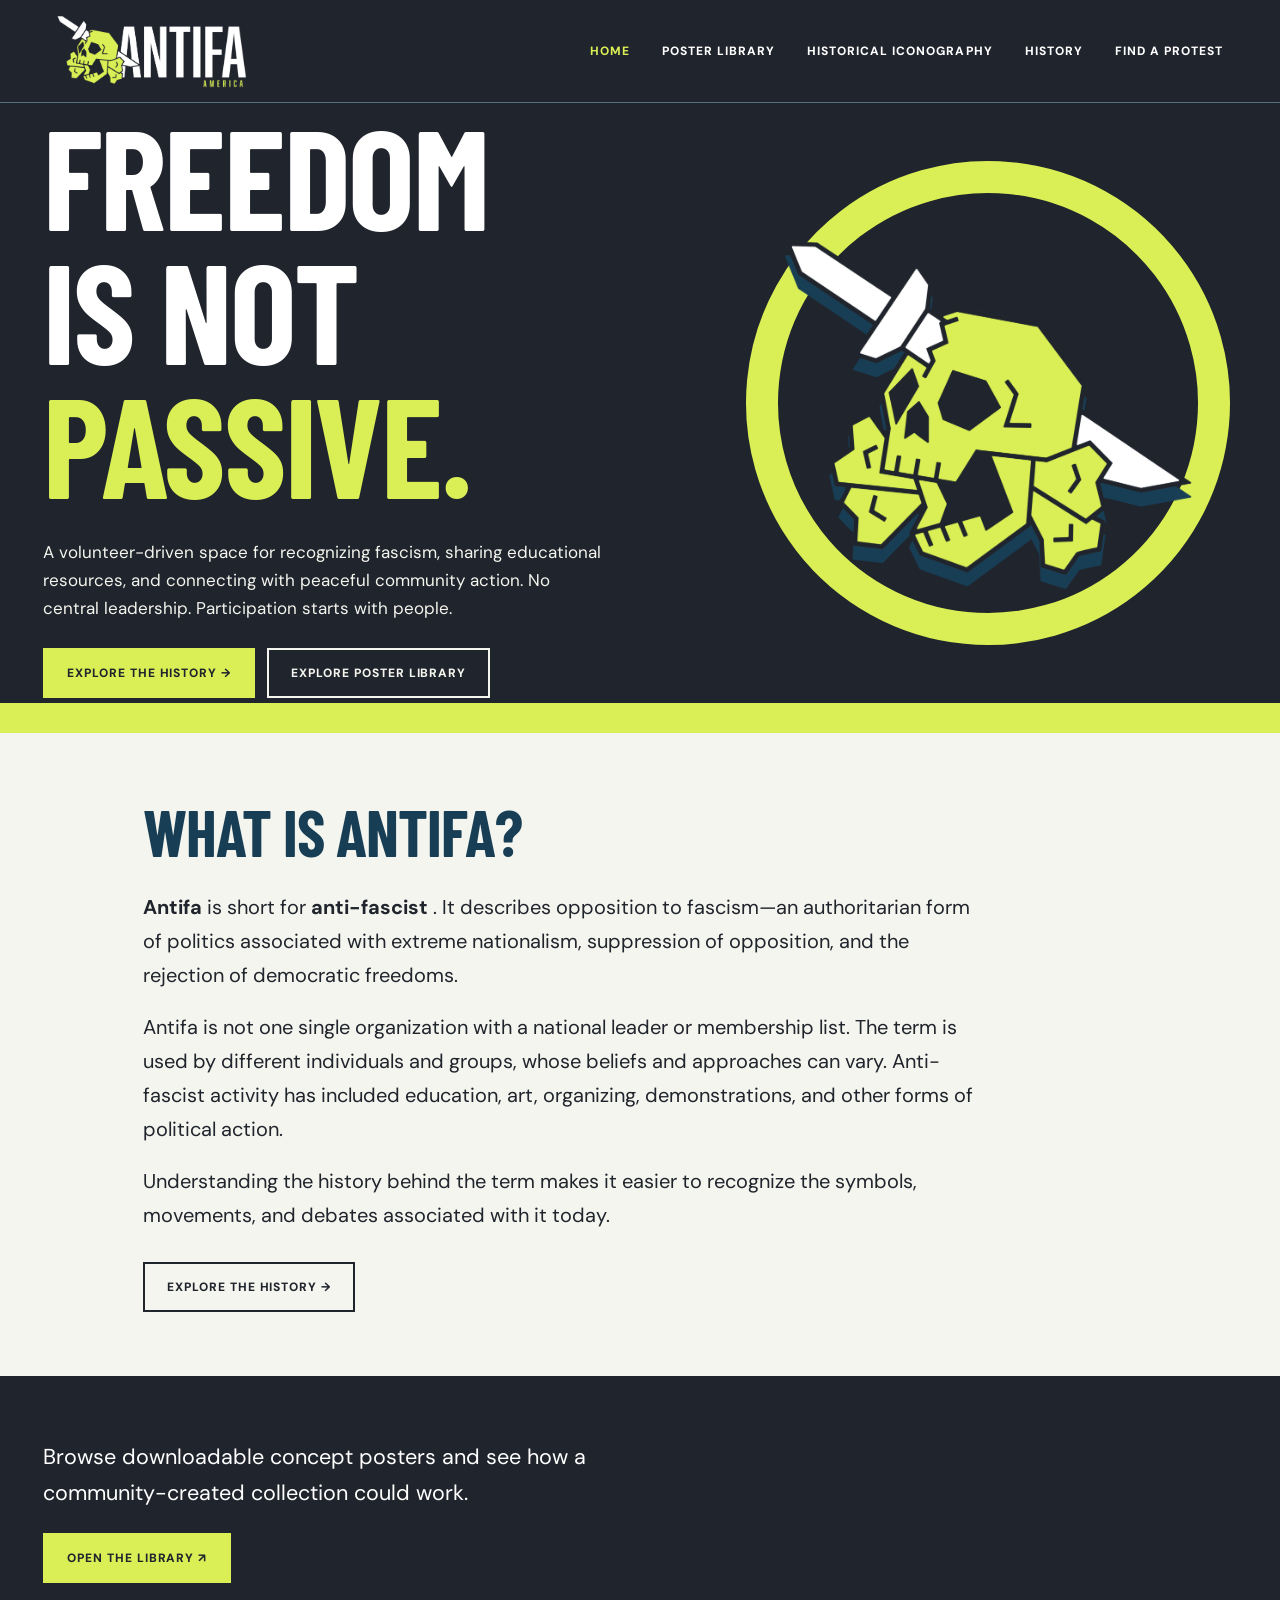
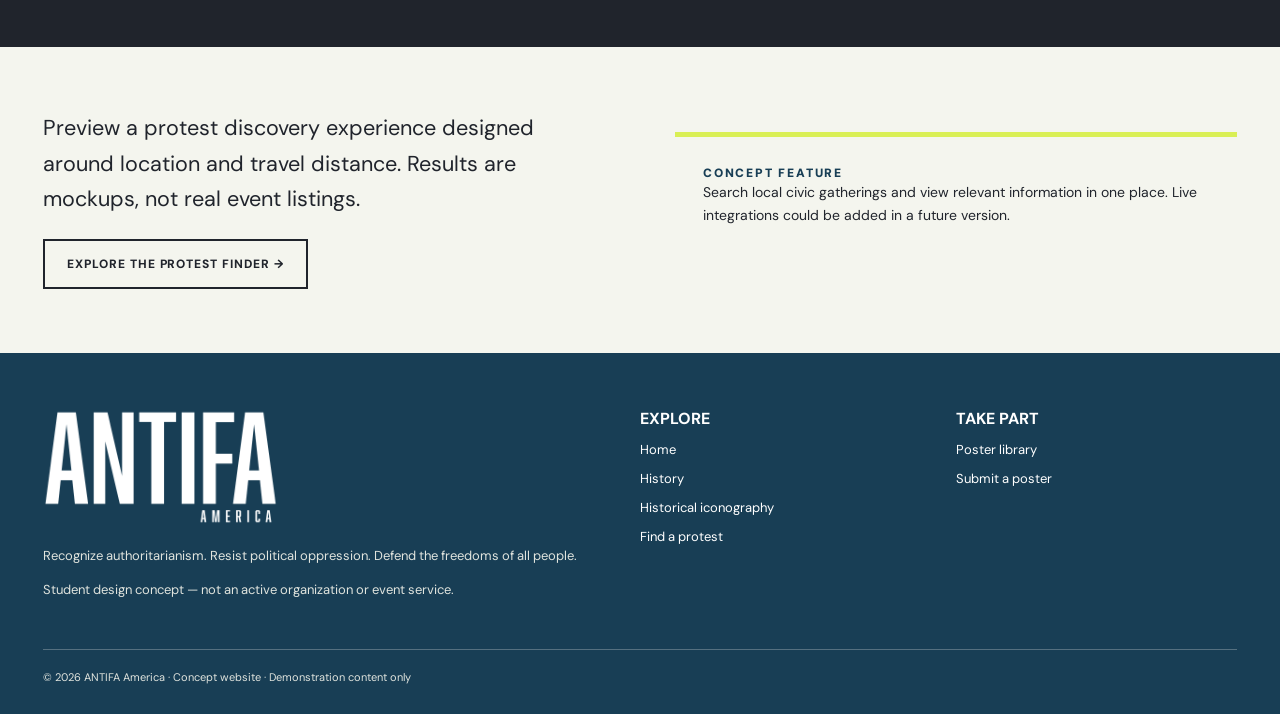
<file: projb2/index.html>
<!DOCTYPE html>
<html lang="en">
 <head>
  <meta charset="utf-8"/>
  <meta content="width=device-width,initial-scale=1" name="viewport"/>
  <meta content="ANTIFA America &mdash; a conceptual civic-awareness organization website." name="description"/>
  <title>
   Home | ANTIFA America
  </title>
  <link href="assets/logos/FinalLogo-09.png" rel="icon"/>
  <link href="style.css" rel="stylesheet"/>
  <script defer="" src="script.js">
  </script>
 </head>
 <body>
  <header class="site-header">
   <div class="header-inner">
    <a aria-label="ANTIFA America home" class="brand" href="index.html">
     <img alt="ANTIFA America" class="header-lockup" src="assets/logos/FinalLogo-03.png"/>
    </a>
    <nav aria-label="Main navigation" class="nav">
     <a class="active" href="index.html">
      Home
     </a>
     <a class="" href="gallery.html">
      Poster library
     </a>
     <a href="iconography.html">
      Historical iconography
     </a>
     <a class="" href="video.html">
      History
     </a>
     <a class="" href="packages.html">
      Find a protest
     </a>
    </nav>
   </div>
  </header>
  <main>
   <section class="hero">
    <div class="container hero-inner">
     <div>
      <h1>
       FREEDOM
       <br/>
       IS NOT
       <br/>
       <span class="red">
        PASSIVE.
       </span>
      </h1>
      <p>
       A volunteer-driven space for recognizing fascism, sharing educational resources, and connecting with peaceful community action. No central leadership. Participation starts with people.
      </p>
      <div class="actions">
       <a class="btn btn-red" href="video.html">
        Explore the history &rarr;
       </a>
       <a class="btn btn-light" href="gallery.html">
        Explore poster library
       </a>
      </div>
     </div>
     <div class="hero-art">
      <img alt="ANTIFA America lime skull and crossed swords emblem" src="assets/logos/FinalLogo-09.png"/>
     </div>
    </div>
   </section>
   <div class="ticker">
   </div>
   <section aria-label="What is antifa?" class="section">
    <div class="container antifa-explainer">
     <div class="antifa-explainer-copy">
      <h2>
       What is antifa?
      </h2>
      <p>
       <strong>
        Antifa
       </strong>
       is short for
       <strong>
        anti-fascist
       </strong>
       . It describes opposition to fascism&mdash;an authoritarian form of politics associated with extreme nationalism, suppression of opposition, and the rejection of democratic freedoms.
      </p>
      <p>
       Antifa is not one single organization with a national leader or membership list. The term is used by different individuals and groups, whose beliefs and approaches can vary. Anti-fascist activity has included education, art, organizing, demonstrations, and other forms of political action.
      </p>
      <p>
       Understanding the history behind the term makes it easier to recognize the symbols, movements, and debates associated with it today.
      </p>
      <a class="btn" href="video.html">
       Explore the history &rarr;
      </a>
     </div>
    </div>
   </section>
   <section aria-label="Poster library" class="section section-dark">
    <div class="container split">
     <div>
      <p>
       Browse downloadable concept posters and see how a community-created collection could work.
      </p>
      <a class="btn btn-red" href="gallery.html">
       Open the library &nearrow;
      </a>
     </div>
    </div>
   </section>
   <section aria-label="Find a protest" class="section">
    <div class="container split">
     <div>
      <p>
       Preview a protest discovery experience designed around location and travel distance. Results are mockups, not real event listings.
      </p>
      <a class="btn" href="packages.html">
       Explore the protest finder &rarr;
      </a>
     </div>
     <div class="feature">
      <div class="number">
       CONCEPT FEATURE
      </div>
      <p>
       Search local civic gatherings and view relevant information in one place. Live integrations could be added in a future version.
      </p>
     </div>
    </div>
   </section>
  </main>
  <footer class="footer">
   <div class="container">
    <div class="footer-inner">
     <div>
      <img alt="ANTIFA America" class="footer-wordmark" src="assets/logos/FinalLogo-06.png"/>
      <p>
       Recognize authoritarianism. Resist political oppression. Defend the freedoms of all people.
      </p>
      <p>
       Student design concept &mdash; not an active organization or event service.
      </p>
     </div>
     <div>
      <strong>
       EXPLORE
      </strong>
      <a href="index.html">
       Home
      </a>
      <a href="video.html">
       History
      </a>
      <a href="iconography.html">
       Historical iconography
      </a>
      <a href="packages.html">
       Find a protest
      </a>
     </div>
     <div>
      <strong>
       TAKE PART
      </strong>
      <a href="gallery.html">
       Poster library
      </a>
      <a href="gallery.html#upload">
       Submit a poster
      </a>
     </div>
    </div>
    <div class="footer-bottom">
     &copy; 2026 ANTIFA America &middot; Concept website &middot; Demonstration content only
    </div>
   </div>
  </footer>
 </body>
</html>
</file>
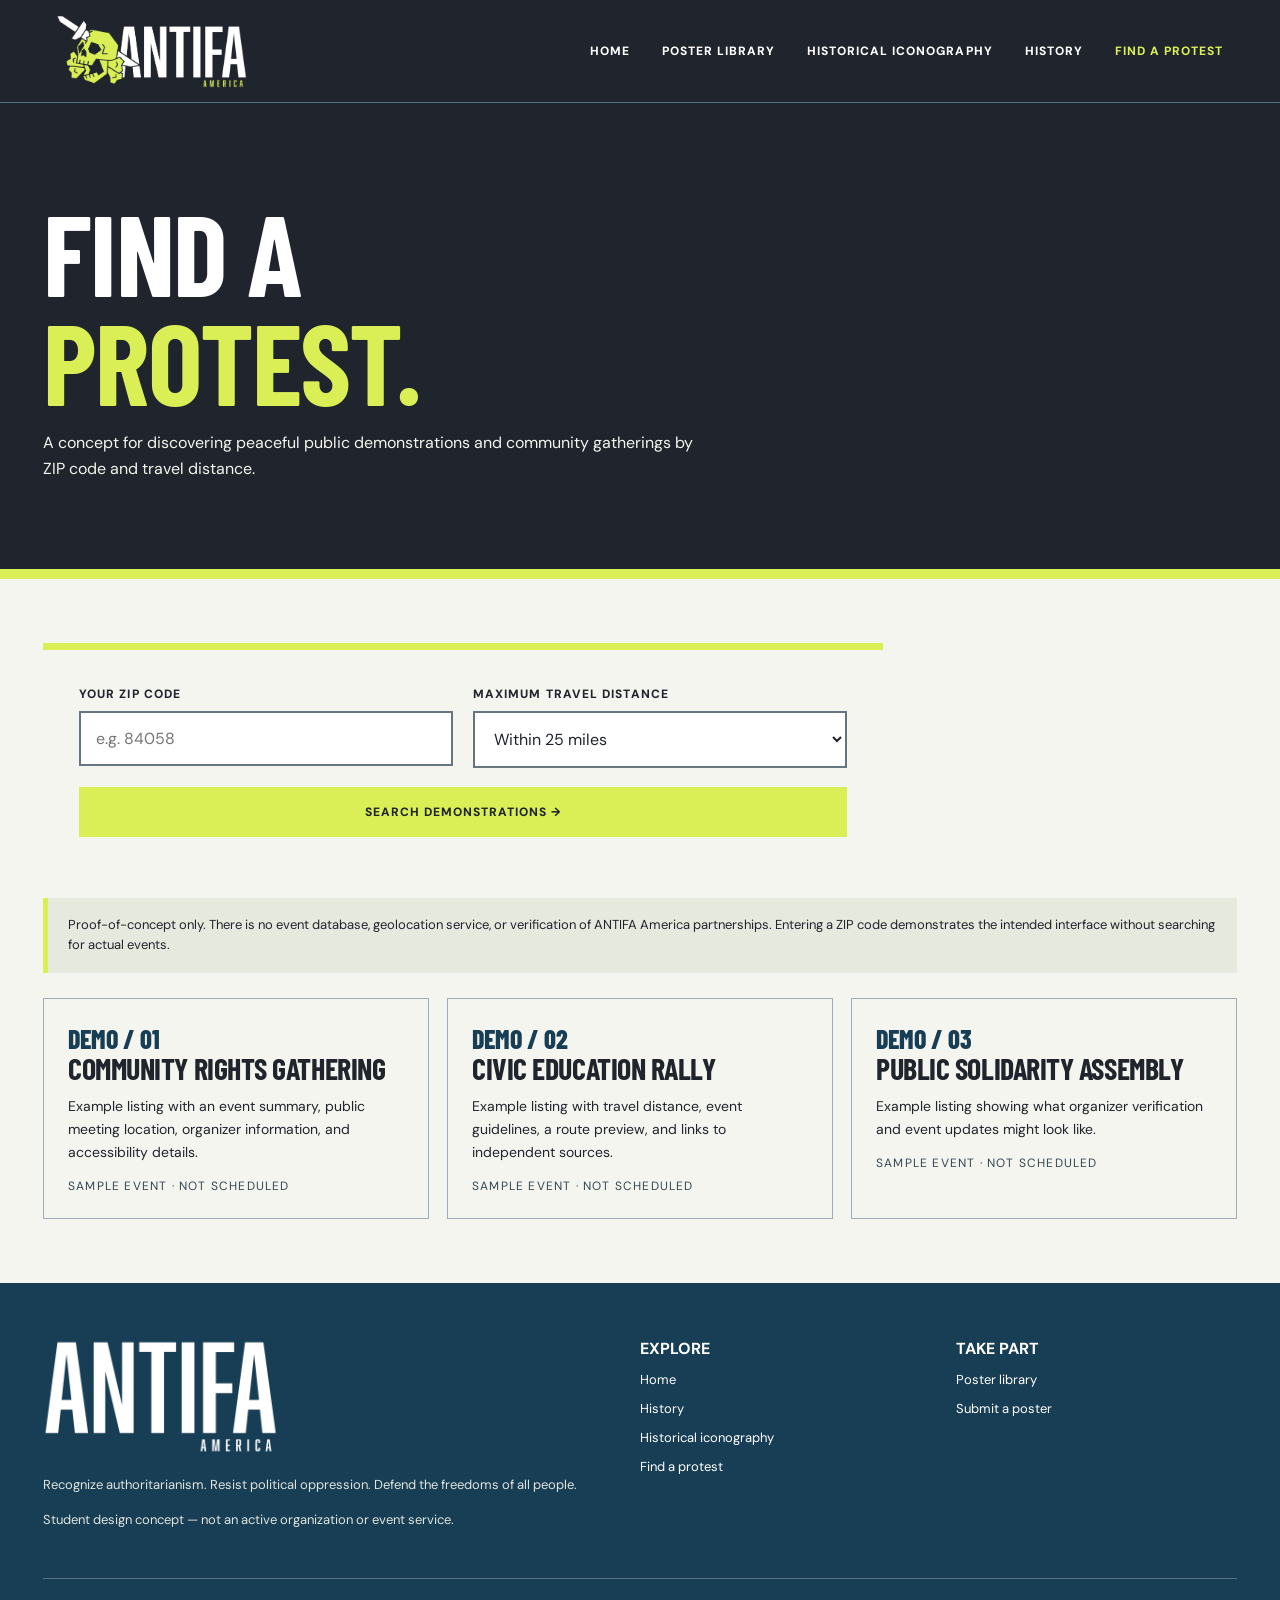
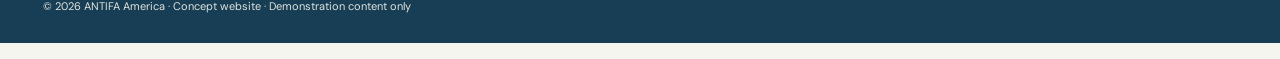
<file: projb2/contact.html>
<!DOCTYPE html>
<html lang="en">
 <head>
  <meta charset="utf-8"/>
  <meta content="width=device-width,initial-scale=1" name="viewport"/>
  <meta content="0; url=packages.html" http-equiv="refresh"/>
  <title>
   Find a protest | ANTIFA America
  </title>
 </head>
 <body>
  <p>
   Participation happens through community action.
   <a href="packages.html">
    Find a protest
   </a>
   .
  </p>
 </body>
</html>
</file>
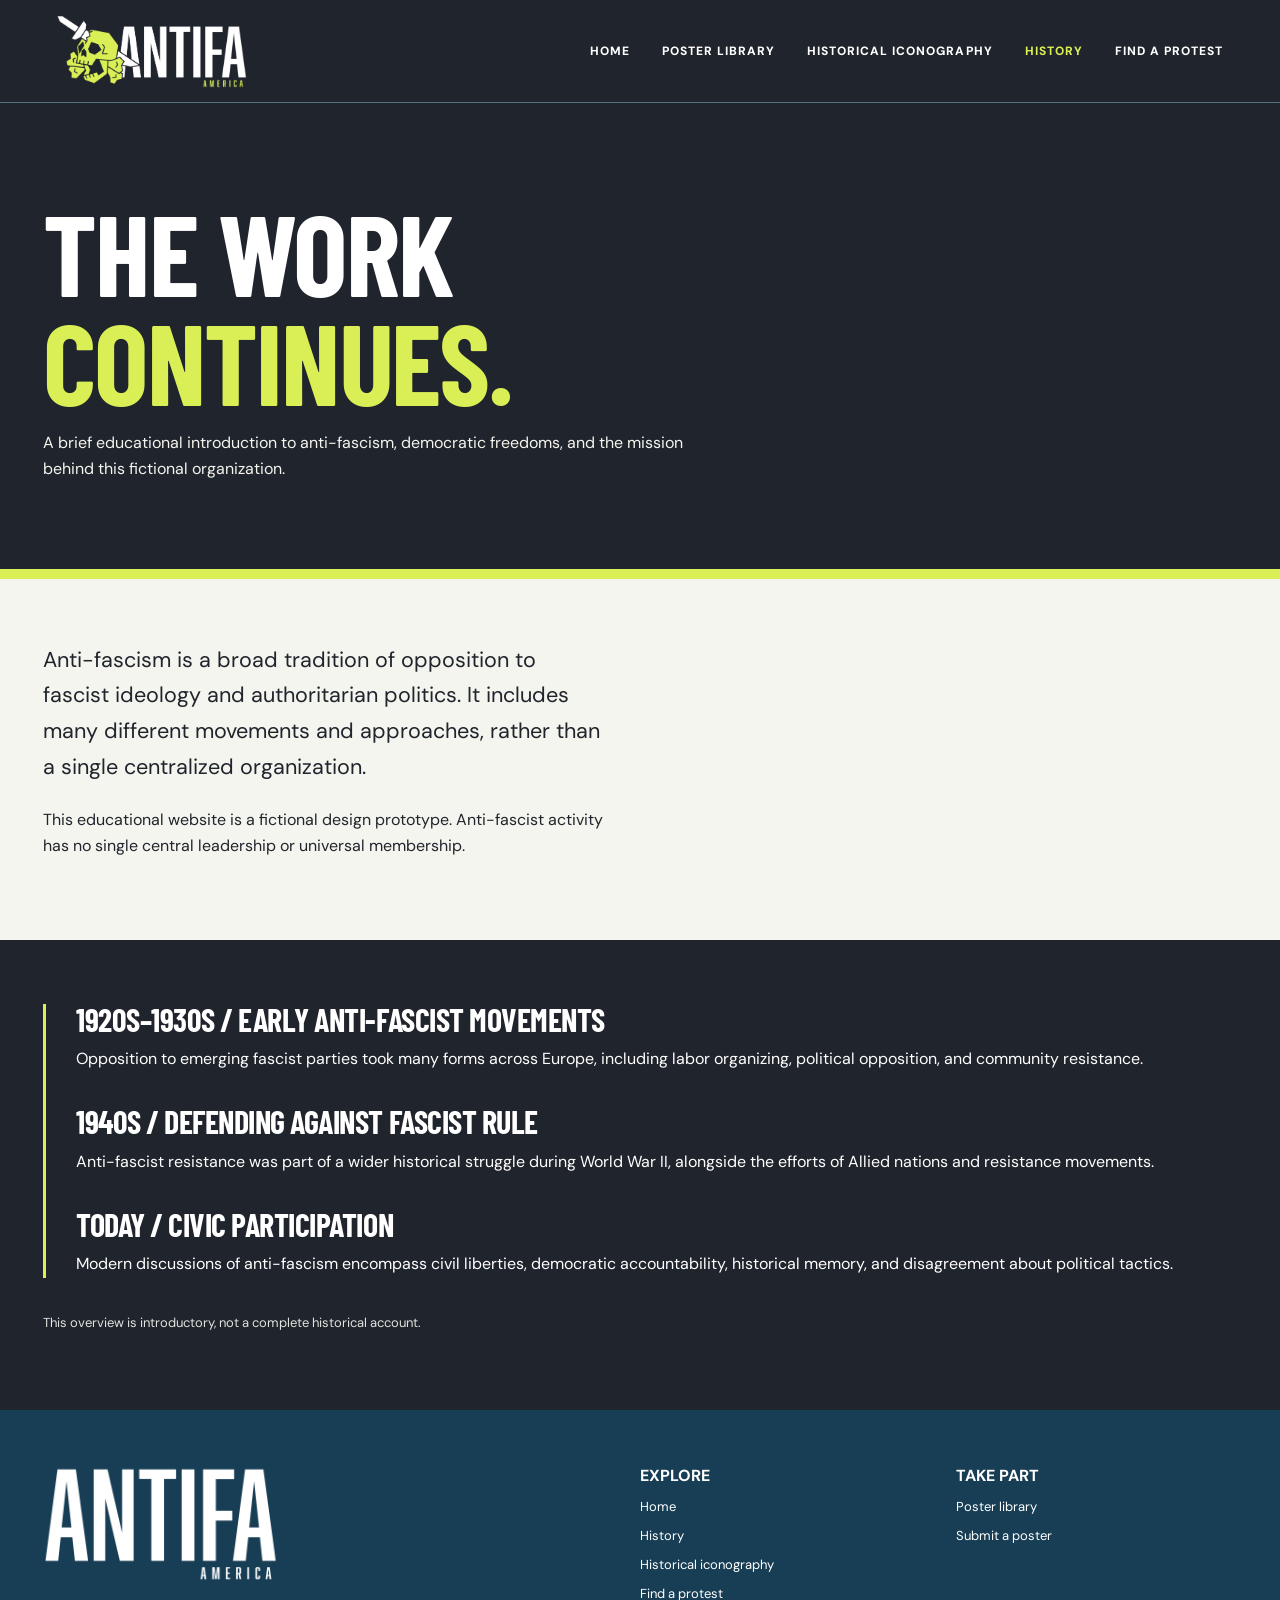
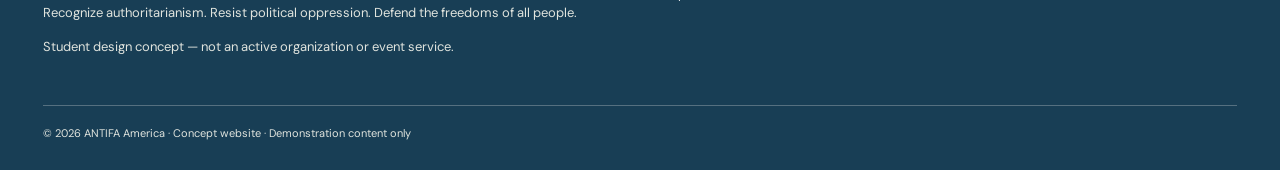
<file: projb2/history.html>
<!DOCTYPE html>
<html lang="en">
 <head>
  <meta charset="utf-8"/>
  <meta content="width=device-width,initial-scale=1" name="viewport"/>
  <meta content="ANTIFA America &mdash; a conceptual civic-awareness organization website." name="description"/>
  <title>
   History | ANTIFA America
  </title>
  <link href="assets/logos/FinalLogo-09.png" rel="icon"/>
  <link href="style.css" rel="stylesheet"/>
  <script defer="" src="script.js">
  </script>
 </head>
 <body>
  <header class="site-header">
   <div class="header-inner">
    <a aria-label="ANTIFA America home" class="brand" href="index.html">
     <img alt="ANTIFA America" class="header-lockup" src="assets/logos/FinalLogo-03.png"/>
    </a>
    <nav aria-label="Main navigation" class="nav">
     <a class="" href="index.html">
      Home
     </a>
     <a class="" href="gallery.html">
      Poster library
     </a>
     <a href="iconography.html">
      Historical iconography
     </a>
     <a class="active" href="video.html">
      History
     </a>
     <a class="" href="packages.html">
      Find a protest
     </a>
    </nav>
   </div>
  </header>
  <section class="page-hero">
   <div class="container">
    <h1>
     THE WORK
     <br/>
     <span class="red">
      CONTINUES.
     </span>
    </h1>
    <p>
     A brief educational introduction to anti-fascism, democratic freedoms, and the mission behind this fictional organization.
    </p>
   </div>
  </section>
  <main>
   <section aria-label="Anti-fascism and history" class="section">
    <div class="container split">
     <div>
      <p>
       Anti-fascism is a broad tradition of opposition to fascist ideology and authoritarian politics. It includes many different movements and approaches, rather than a single centralized organization.
      </p>
      <p>
       This educational website is a fictional design prototype. Anti-fascist activity has no single central leadership or universal membership.
      </p>
     </div>
    </div>
   </section>
   <section aria-label="Anti-fascism and history" class="section section-dark">
    <div class="container">
     <div class="timeline">
      <article>
       <h3>
        1920s&ndash;1930s / Early anti-fascist movements
       </h3>
       <p>
        Opposition to emerging fascist parties took many forms across Europe, including labor organizing, political opposition, and community resistance.
       </p>
      </article>
      <article>
       <h3>
        1940s / Defending against fascist rule
       </h3>
       <p>
        Anti-fascist resistance was part of a wider historical struggle during World War II, alongside the efforts of Allied nations and resistance movements.
       </p>
      </article>
      <article>
       <h3>
        Today / Civic participation
       </h3>
       <p>
        Modern discussions of anti-fascism encompass civil liberties, democratic accountability, historical memory, and disagreement about political tactics.
       </p>
      </article>
     </div>
     <p class="small">
      This overview is introductory, not a complete historical account.
     </p>
    </div>
   </section>
  </main>
  <footer class="footer">
   <div class="container">
    <div class="footer-inner">
     <div>
      <img alt="ANTIFA America" class="footer-wordmark" src="assets/logos/FinalLogo-06.png"/>
      <p>
       Recognize authoritarianism. Resist political oppression. Defend the freedoms of all people.
      </p>
      <p>
       Student design concept &mdash; not an active organization or event service.
      </p>
     </div>
     <div>
      <strong>
       EXPLORE
      </strong>
      <a href="index.html">
       Home
      </a>
      <a href="video.html">
       History
      </a>
      <a href="iconography.html">
       Historical iconography
      </a>
      <a href="packages.html">
       Find a protest
      </a>
     </div>
     <div>
      <strong>
       TAKE PART
      </strong>
      <a href="gallery.html">
       Poster library
      </a>
      <a href="gallery.html#upload">
       Submit a poster
      </a>
     </div>
    </div>
    <div class="footer-bottom">
     &copy; 2026 ANTIFA America &middot; Concept website &middot; Demonstration content only
    </div>
   </div>
  </footer>
 </body>
</html>
</file>
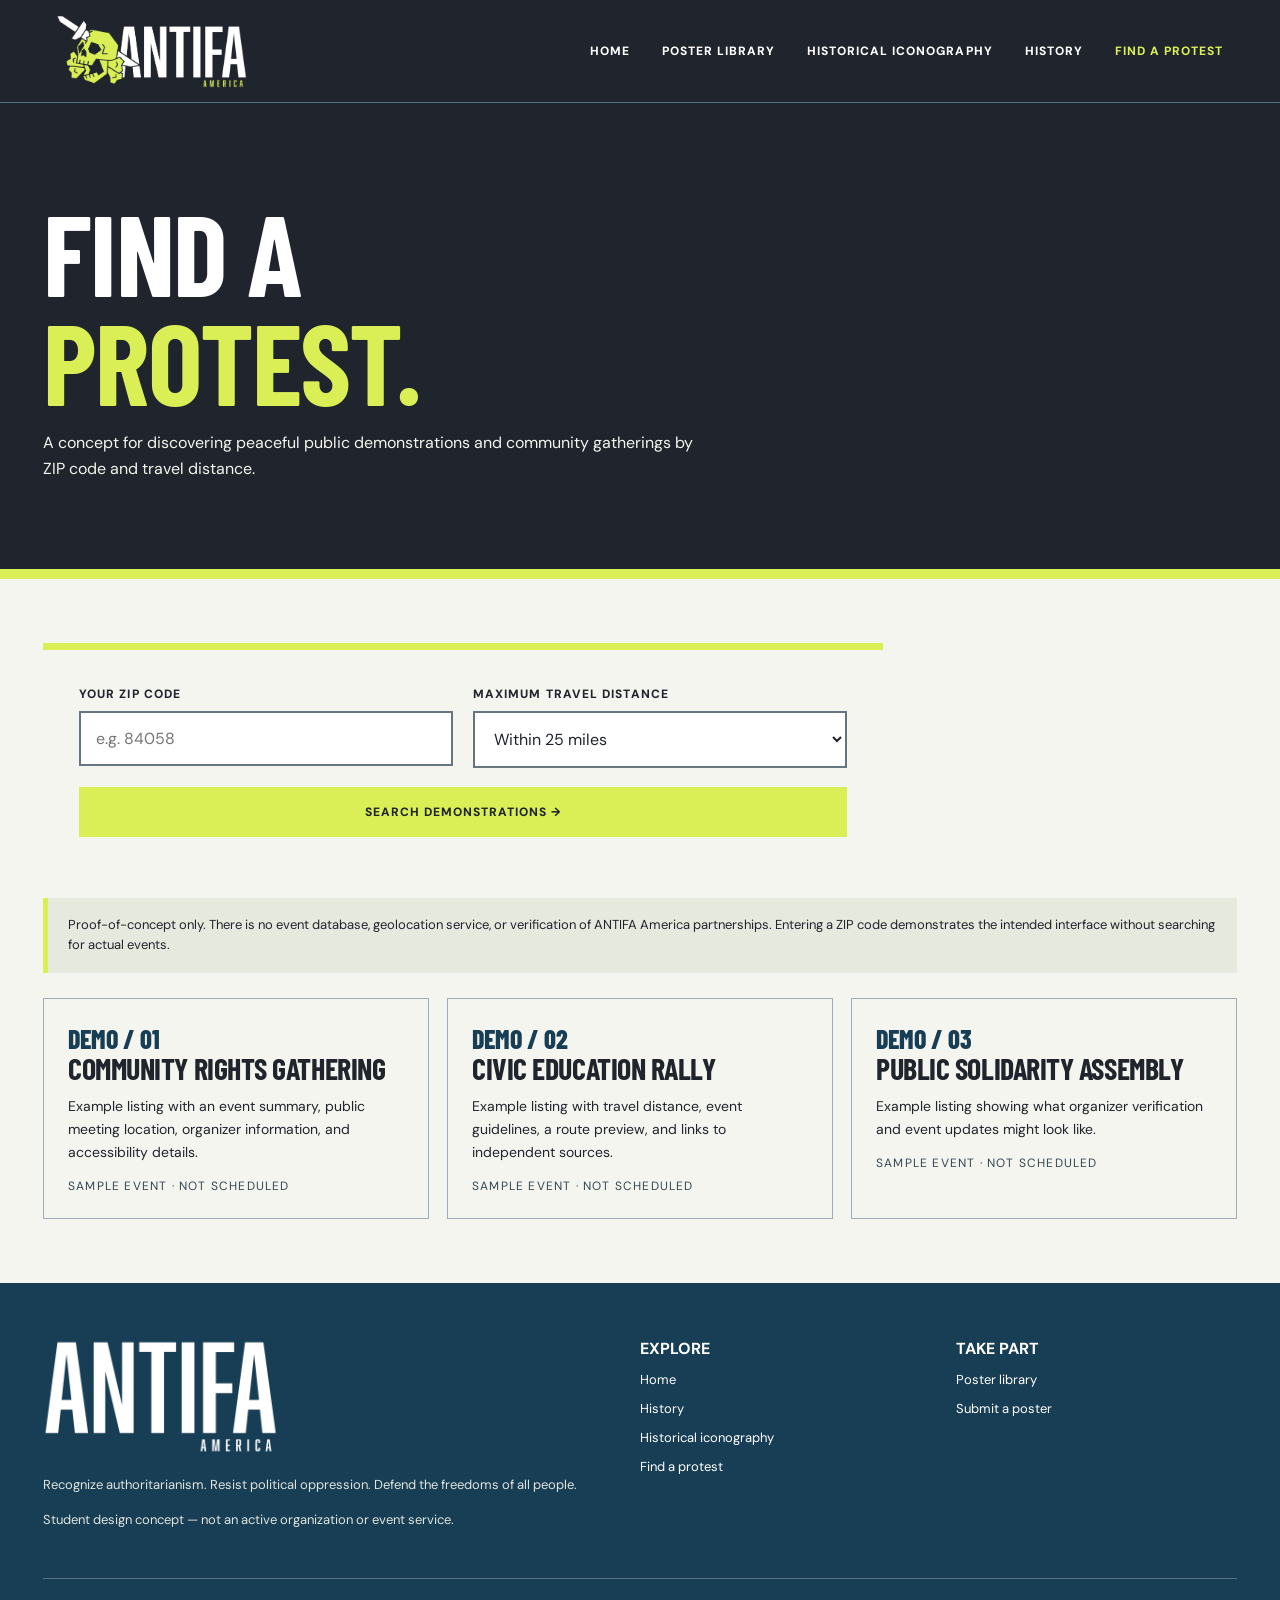
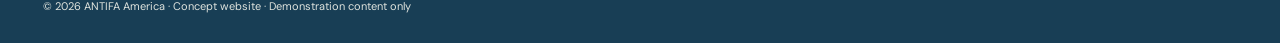
<file: projb2/packages.html>
<!DOCTYPE html>
<html lang="en">
 <head>
  <meta charset="utf-8"/>
  <meta content="width=device-width,initial-scale=1" name="viewport"/>
  <meta content="ANTIFA America &mdash; a conceptual civic-awareness organization website." name="description"/>
  <title>
   Find a protest | ANTIFA America
  </title>
  <link href="assets/logos/FinalLogo-09.png" rel="icon"/>
  <link href="style.css" rel="stylesheet"/>
  <script defer="" src="script.js">
  </script>
 </head>
 <body>
  <header class="site-header">
   <div class="header-inner">
    <a aria-label="ANTIFA America home" class="brand" href="index.html">
     <img alt="ANTIFA America" class="header-lockup" src="assets/logos/FinalLogo-03.png"/>
    </a>
    <nav aria-label="Main navigation" class="nav">
     <a class="" href="index.html">
      Home
     </a>
     <a class="" href="gallery.html">
      Poster library
     </a>
     <a href="iconography.html">
      Historical iconography
     </a>
     <a class="" href="video.html">
      History
     </a>
     <a class="active" href="packages.html">
      Find a protest
     </a>
    </nav>
   </div>
  </header>
  <section class="page-hero">
   <div class="container">
    <h1>
     FIND A
     <br/>
     <span class="red">
      PROTEST.
     </span>
    </h1>
    <p>
     A concept for discovering peaceful public demonstrations and community gatherings by ZIP code and travel distance.
    </p>
   </div>
  </section>
  <main>
   <section class="section">
    <div class="container">
     <div class="finder">
      <form id="finder-form">
       <div class="form-grid">
        <div class="field">
         <label for="zipcode">
          Your ZIP code
         </label>
         <input id="zipcode" inputmode="numeric" maxlength="5" pattern="[0-9]{5}" placeholder="e.g. 84058" required="" type="text"/>
        </div>
        <div class="field">
         <label for="distance">
          Maximum travel distance
         </label>
         <select id="distance">
          <option value="10">
           Within 10 miles
          </option>
          <option selected="" value="25">
           Within 25 miles
          </option>
          <option value="50">
           Within 50 miles
          </option>
          <option value="100">
           Within 100 miles
          </option>
          <option value="250">
           Within 250 miles
          </option>
         </select>
        </div>
       </div>
       <button class="btn btn-red" type="submit">
        Search demonstrations &rarr;
       </button>
      </form>
      <div aria-live="polite" class="result" hidden="" id="finder-result">
      </div>
     </div>
     <div class="note">
      Proof-of-concept only. There is no event database, geolocation service, or verification of ANTIFA America partnerships. Entering a ZIP code demonstrates the intended interface without searching for actual events.
     </div>
     <div class="grid3">
      <article class="event-card">
       <div class="date">
        DEMO / 01
       </div>
       <h3>
        Community rights gathering
       </h3>
       <p>
        Example listing with an event summary, public meeting location, organizer information, and accessibility details.
       </p>
       <div class="meta">
        Sample event &middot; Not scheduled
       </div>
      </article>
      <article class="event-card">
       <div class="date">
        DEMO / 02
       </div>
       <h3>
        Civic education rally
       </h3>
       <p>
        Example listing with travel distance, event guidelines, a route preview, and links to independent sources.
       </p>
       <div class="meta">
        Sample event &middot; Not scheduled
       </div>
      </article>
      <article class="event-card">
       <div class="date">
        DEMO / 03
       </div>
       <h3>
        Public solidarity assembly
       </h3>
       <p>
        Example listing showing what organizer verification and event updates might look like.
       </p>
       <div class="meta">
        Sample event &middot; Not scheduled
       </div>
      </article>
     </div>
    </div>
   </section>
  </main>
  <footer class="footer">
   <div class="container">
    <div class="footer-inner">
     <div>
      <img alt="ANTIFA America" class="footer-wordmark" src="assets/logos/FinalLogo-06.png"/>
      <p>
       Recognize authoritarianism. Resist political oppression. Defend the freedoms of all people.
      </p>
      <p>
       Student design concept &mdash; not an active organization or event service.
      </p>
     </div>
     <div>
      <strong>
       EXPLORE
      </strong>
      <a href="index.html">
       Home
      </a>
      <a href="video.html">
       History
      </a>
      <a href="iconography.html">
       Historical iconography
      </a>
      <a href="packages.html">
       Find a protest
      </a>
     </div>
     <div>
      <strong>
       TAKE PART
      </strong>
      <a href="gallery.html">
       Poster library
      </a>
      <a href="gallery.html#upload">
       Submit a poster
      </a>
     </div>
    </div>
    <div class="footer-bottom">
     &copy; 2026 ANTIFA America &middot; Concept website &middot; Demonstration content only
    </div>
   </div>
  </footer>
 </body>
</html>
</file>
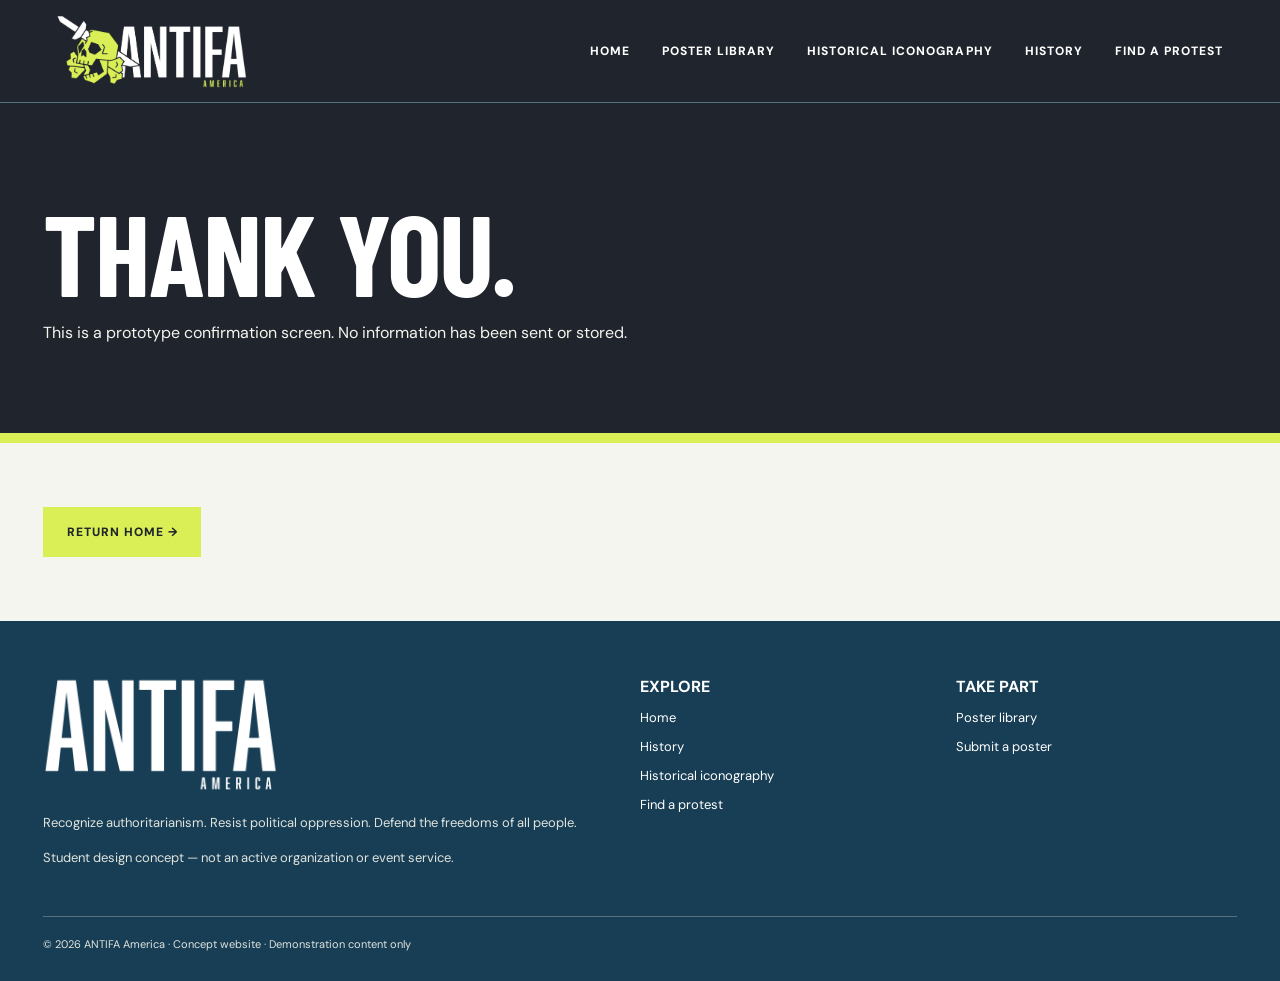
<file: projb2/thanks.html>
<!DOCTYPE html>
<html lang="en">
 <head>
  <meta charset="utf-8"/>
  <meta content="width=device-width,initial-scale=1" name="viewport"/>
  <meta content="ANTIFA America &mdash; a conceptual civic-awareness organization website." name="description"/>
  <title>
   Demo confirmation | ANTIFA America
  </title>
  <link href="assets/logos/FinalLogo-09.png" rel="icon"/>
  <link href="style.css" rel="stylesheet"/>
  <script defer="" src="script.js">
  </script>
 </head>
 <body>
  <header class="site-header">
   <div class="header-inner">
    <a aria-label="ANTIFA America home" class="brand" href="index.html">
     <img alt="ANTIFA America" class="header-lockup" src="assets/logos/FinalLogo-03.png"/>
    </a>
    <nav aria-label="Main navigation" class="nav">
     <a class="" href="index.html">
      Home
     </a>
     <a class="" href="gallery.html">
      Poster library
     </a>
     <a href="iconography.html">
      Historical iconography
     </a>
     <a class="" href="video.html">
      History
     </a>
     <a class="" href="packages.html">
      Find a protest
     </a>
    </nav>
   </div>
  </header>
  <section class="page-hero">
   <div class="container">
    <h1>
     THANK YOU.
    </h1>
    <p>
     This is a prototype confirmation screen. No information has been sent or stored.
    </p>
   </div>
  </section>
  <main>
   <section class="section">
    <div class="container">
     <a class="btn btn-red" href="index.html">
      Return home &rarr;
     </a>
    </div>
   </section>
  </main>
  <footer class="footer">
   <div class="container">
    <div class="footer-inner">
     <div>
      <img alt="ANTIFA America" class="footer-wordmark" src="assets/logos/FinalLogo-06.png"/>
      <p>
       Recognize authoritarianism. Resist political oppression. Defend the freedoms of all people.
      </p>
      <p>
       Student design concept &mdash; not an active organization or event service.
      </p>
     </div>
     <div>
      <strong>
       EXPLORE
      </strong>
      <a href="index.html">
       Home
      </a>
      <a href="video.html">
       History
      </a>
      <a href="iconography.html">
       Historical iconography
      </a>
      <a href="packages.html">
       Find a protest
      </a>
     </div>
     <div>
      <strong>
       TAKE PART
      </strong>
      <a href="gallery.html">
       Poster library
      </a>
      <a href="gallery.html#upload">
       Submit a poster
      </a>
     </div>
    </div>
    <div class="footer-bottom">
     &copy; 2026 ANTIFA America &middot; Concept website &middot; Demonstration content only
    </div>
   </div>
  </footer>
 </body>
</html>
</file>
<file: projb2/style.css>
@import url("https://fonts.googleapis.com/css2?family=Barlow+Condensed:wght@500;600;700;800;900&family=DM+Sans:wght@400;500;600;700&display=swap");

:root {
  --black: #20242C;
  --paper: #F4F5EE;
  --white: #F4F5EE;
  --red: #D9EF55;
  --muted: #D3D9D7;
  --line: #557080;
  --petrol: #183E55;
  --lavender: #8B79C6;
}

* {
  box-sizing: border-box;
}

html {
  scroll-behavior: smooth;
}

body {
  margin: 0;
  background: var(--paper);
  color: var(--black);
  font-family: "DM Sans",Arial,sans-serif;
}

a {
  color: inherit;
}

button,input,select,textarea {
  font: inherit;
}

button {
  cursor: pointer;
}

.site-header {
  background: var(--black);
  color: white;
  border-bottom: 1px solid #557080;
}

.header-inner {
  max-width: 1250px;
  margin: auto;
  padding: 14px 28px;
  display: flex;
  align-items: center;
  justify-content: space-between;
  gap: 20px;
}

.brand {
  display: flex;
  align-items: center;
  gap: 12px;
  text-decoration: none;
}

.brand img {
  width: 57px;
  height: 57px;
  object-fit: contain;
}

.brand-name {
  font-family: "Barlow Condensed",Impact,sans-serif;
  font-weight: 900;
  font-size: 31px;
  letter-spacing: .025em;
  line-height: .86;
}

.brand-name span {
  display: block;
  color: var(--red);
  font-size: 18px;
  letter-spacing: .22em;
  margin-top: 6px;
}

.nav {
  display: flex;
  align-items: center;
  gap: 4px;
}

.nav a {
  text-decoration: none;
  padding: 13px 14px;
  font-size: 12px;
  font-weight: 800;
  letter-spacing: .085em;
  text-transform: uppercase;
}

.nav a:hover,.nav a.active {
  color: #D9EF55;
}

.nav .nav-cta {
  background: var(--red);
  color: white;
  margin-left: 8px;
}

.nav .nav-cta:hover {
  color: white;
  background: #C7DF3B;
}

.container {
  max-width: 1250px;
  margin: auto;
  padding: 0 28px;
}

.eyebrow {
  text-transform: uppercase;
  letter-spacing: .22em;
  font-size: 12px;
  font-weight: 800;
}

.red {
  color: var(--red);
}

h1,h2,h3,p {
  margin-top: 0;
}

h1,h2,h3 {
  font-family: "Barlow Condensed",Impact,sans-serif;
  text-transform: uppercase;
  line-height: .95;
  letter-spacing: -.015em;
}

h1 {
  font-size: clamp(70px,11vw,156px);
  margin-bottom: 28px;
}

h2 {
  font-size: clamp(46px,6vw,80px);
  margin-bottom: 24px;
}

h3 {
  font-size: 30px;
  margin-bottom: 12px;
}

p {
  line-height: 1.65;
}

.hero {
  background: var(--black);
  color: #fff;
  overflow: hidden;
}

.hero-inner {
  min-height: 600px;
  display: grid;
  grid-template-columns: 1.15fr .85fr;
  align-items: center;
  gap: 24px;
  position: relative;
}

.hero h1 {
  position: relative;
  z-index: 1;
}

.hero p {
  max-width: 560px;
  color: #F4F5EE;
  font-size: 17px;
}

.hero-art {
  position: relative;
  min-height: 520px;
  display: grid;
  place-items: center;
}

.hero-art:before {
  content: "";
  position: absolute;
  width: 420px;
  height: 420px;
  border: 32px solid var(--red);
  border-radius: 50%;
  transform: rotate(-16deg);
}

.hero-art img {
  position: relative;
  width: 100%;
  max-width: 490px;
  filter: drop-shadow(0 14px 0 #183E55);
}

.btn {
  display: inline-flex;
  align-items: center;
  justify-content: center;
  gap: 9px;
  border: 2px solid var(--black);
  padding: 15px 22px;
  text-decoration: none;
  font-weight: 800;
  text-transform: uppercase;
  letter-spacing: .08em;
  font-size: 12px;
  background: transparent;
  color: inherit;
}

.btn-red {
  background: var(--red);
  border-color: var(--red);
  color: #fff;
}

.btn-red:hover {
  background: #C7DF3B;
}

.btn-light {
  border-color: white;
  color: white;
}

.btn-light:hover {
  background: white;
  color: black;
}

.actions {
  display: flex;
  flex-wrap: wrap;
  gap: 12px;
  margin-top: 26px;
}

.ticker {
  background: var(--red);
  color: white;
  padding: 15px 0;
  overflow: hidden;
  text-align: center;
  font-family: "Barlow Condensed";
  font-size: 24px;
  font-weight: 800;
  letter-spacing: .1em;
  text-transform: uppercase;
}

.section {
  padding: 88px 0;
}

.section-dark {
  background: var(--black);
  color: white;
}

.section-heading {
  display: flex;
  align-items: end;
  justify-content: space-between;
  gap: 20px;
  margin-bottom: 30px;
}

.section-heading p {
  max-width: 450px;
}

.grid3 {
  display: grid;
  grid-template-columns: repeat(3,1fr);
  gap: 18px;
}

.feature {
  border-top: 5px solid var(--red);
  padding: 28px;
  background: #fff;
  min-height: 220px;
}

.feature .number {
  color: var(--red);
  font-weight: 900;
  font-size: 12px;
  letter-spacing: .15em;
}

.feature p {
  font-size: 14px;
  color: #20242C;
}

.split {
  display: grid;
  grid-template-columns: 1fr 1fr;
  gap: 70px;
  align-items: center;
}

.statement {
  font-family: "Barlow Condensed";
  font-size: clamp(38px,5vw,65px);
  font-weight: 800;
  line-height: 1;
  text-transform: uppercase;
}

.page-hero {
  background: var(--black);
  color: white;
  padding: 80px 0 70px;
  border-bottom: 10px solid var(--red);
}

.page-hero h1 {
  font-size: clamp(65px,9vw,116px);
  margin: 14px 0;
}

.page-hero p {
  max-width: 660px;
  color: #F4F5EE;
}

.meta {
  font-size: 12px;
  letter-spacing: .1em;
  text-transform: uppercase;
  color: #46525A;
}

.tabs {
  display: flex;
  flex-wrap: wrap;
  gap: 6px;
  border-bottom: 2px solid var(--black);
  margin-bottom: 28px;
}

.tab {
  background: transparent;
  border: 0;
  padding: 17px 20px;
  font-size: 12px;
  text-transform: uppercase;
  letter-spacing: .09em;
  font-weight: 800;
}

.tab[aria-selected=true] {
  background: var(--black);
  color: white;
}

.poster-grid {
  display: grid;
  grid-template-columns: repeat(3,minmax(0,1fr));
  gap: 25px;
}

.poster-card {
  background: #fff;
  border: 1px solid #C4CDD0;
}

.poster-card img {
  display: block;
  width: 100%;
  aspect-ratio: 3/4;
  object-fit: cover;
  background: #D7DCE0;
}

.poster-body {
  padding: 19px;
}

.poster-body h3 {
  font-size: 26px;
}

.poster-body p {
  font-size: 13px;
  color: #344653;
}

.poster-body .btn {
  width: 100%;
  padding: 12px;
  margin-top: 8px;
}

.note {
  background: #E6E9DE;
  border-left: 5px solid var(--red);
  padding: 17px 20px;
  font-size: 13px;
  line-height: 1.6;
  margin: 25px 0;
}

.upload-panel {
  background: var(--black);
  color: #fff;
  padding: 35px;
  margin-top: 50px;
  display: none;
}

.upload-panel.open {
  display: block;
}

.upload-panel h3 {
  font-size: 42px;
}

.form-grid {
  display: grid;
  grid-template-columns: 1fr 1fr;
  gap: 20px;
}

.field {
  display: flex;
  flex-direction: column;
  gap: 9px;
  margin-bottom: 19px;
}

.field label {
  font-weight: 800;
  font-size: 12px;
  text-transform: uppercase;
  letter-spacing: .09em;
}

.field input,.field select,.field textarea {
  padding: 15px;
  background: #fff;
  border: 2px solid #657680;
  border-radius: 0;
  color: #20242C;
  width: 100%;
}

.field textarea {
  min-height: 135px;
}

.field input:focus,.field textarea:focus,.field select:focus {
  outline: 3px solid var(--red);
  outline-offset: 2px;
}

.finder {
  background: white;
  padding: 36px;
  border-top: 7px solid var(--red);
  max-width: 840px;
}

.finder .btn {
  width: 100%;
}

.result {
  margin-top: 24px;
  padding: 22px;
  background: #E6E9DE;
  border-left: 4px solid var(--red);
}

.result[hidden] {
  display: none;
}

.event-card {
  border: 1px solid #9EADB5;
  background: #fff;
  padding: 24px;
}

.event-card .date {
  font-family: "Barlow Condensed";
  font-size: 26px;
  font-weight: 800;
  color: var(--red);
}

.event-card p {
  font-size: 14px;
}

.timeline {
  border-left: 3px solid var(--red);
  padding-left: 30px;
}

.timeline article {
  margin-bottom: 34px;
}

.timeline h3 {
  font-size: 32px;
}

.footer {
  background: #183E55;
  color: #fff;
  padding: 55px 0 30px;
}

.footer-inner {
  display: grid;
  grid-template-columns: 2fr 1fr 1fr;
  gap: 35px;
}

.footer p {
  color: #E0E4DE;
  font-size: 13px;
}

.footer a {
  display: block;
  text-decoration: none;
  margin: 12px 0;
  font-size: 13px;
}

.footer a:hover {
  color: var(--red);
}

.footer-bottom {
  border-top: 1px solid #557080;
  margin-top: 35px;
  padding-top: 20px;
  font-size: 11px;
  color: #E0E4DE;
}

.small {
  font-size: 13px;
  color: #666;
}

.section-dark .small {
  color: #E0E4DE;
}

.success {
  padding: 15px;
  background: #D9EF55;
  color: #20242C;
}

.hidden {
  display: none !important;
}

@media (max-width:900px) {
  .hero-inner {
    grid-template-columns: 1fr;
  }

  .hero-art {
    min-height: 300px;
    grid-row: 1;
  }

  .hero-art img {
    max-width: 300px;
  }

  .hero-art:before {
    width: 240px;
    height: 240px;
    border-width: 20px;
  }

  .grid3,.poster-grid {
    grid-template-columns: repeat(2,1fr);
  }

  .split {
    grid-template-columns: 1fr;
    gap: 30px;
  }

  .footer-inner {
    grid-template-columns: 1fr 1fr;
  }

  .nav a {
    padding: 9px 7px;
    font-size: 11px;
  }

  .header-inner {
    flex-wrap: wrap;
  }
}

@media (max-width:600px) {
  .container {
    padding: 0 18px;
  }

  .header-inner {
    padding: 12px 18px;
  }

  .nav {
    width: 100%;
    overflow: auto;
  }

  .nav a {
    white-space: nowrap;
  }

  .grid3,.poster-grid,.form-grid,.footer-inner {
    grid-template-columns: 1fr;
  }

  .section {
    padding: 60px 0;
  }

  .page-hero {
    padding: 60px 0;
  }

  .hero-inner {
    padding-bottom: 50px;
  }

  .section-heading {
    display: block;
  }

  .finder {
    padding: 20px;
  }

  .tab {
    flex: 1;
    padding: 14px 9px;
    font-size: 10px;
  }
}

/* Accessibility refinements and palette assignments */

.nav .nav-cta, .btn-red, .ticker, .tab[aria-selected="true"] {
  color: var(--black);
}

.nav .nav-cta:hover, .btn-red:hover {
  color: var(--black);
}

.tab[aria-selected="true"] {
  background: var(--petrol);
  color: var(--white);
}

.feature, .poster-card, .event-card, .finder {
  background: var(--white);
  color: var(--black);
}

.eyebrow.red, .feature .number, .event-card .date {
  color: var(--petrol);
}

.hero .eyebrow.red, .page-hero .eyebrow.red,
.section-dark .eyebrow.red, .upload-panel .eyebrow.red {
  color: var(--red);
}

.poster-body .meta, .meta, .small {
  color: #344653;
}

.upload-panel .small {
  color: var(--white);
}

.btn:focus-visible, .tab:focus-visible, .nav a:focus-visible,
.footer a:focus-visible, .brand:focus-visible, button:focus-visible,
input:focus-visible, select:focus-visible, textarea:focus-visible {
  outline: 3px solid var(--lavender);
  outline-offset: 4px;
}

.hero .btn-light {
  border-color: var(--white);
  color: var(--white);
}

.hero .btn-light:hover {
  background: var(--white);
  color: var(--black);
}

.footer a:hover {
  color: var(--red);
}

/* Lavender used as a non-text accent to preserve readable contrast. */

.poster-card:hover, .event-card:hover {
  border-color: var(--lavender);
}

.section:not(.section-dark) .red {
  color: var(--petrol);
}

/* WCAG AA contrast-safe final overrides */
:root {
  --lime-hover: #E5F78B;
  --focus-dark: #183E55;
}
.nav .nav-cta:hover, .btn-red:hover {
  background: var(--lime-hover);
  color: var(--black);
}
.nav a:focus-visible, .brand:focus-visible,
.hero .btn:focus-visible, .page-hero .btn:focus-visible,
.section-dark .btn:focus-visible, .upload-panel .btn:focus-visible,
.footer a:focus-visible, .tab[aria-selected="true"]:focus-visible {
  outline: 3px solid var(--red);
  outline-offset: 4px;
}
.section:not(.section-dark) .btn:focus-visible,
.section:not(.section-dark) .tab:focus-visible,
.section:not(.section-dark) input:focus-visible,
.section:not(.section-dark) select:focus-visible,
.section:not(.section-dark) textarea:focus-visible {
  outline: 3px solid var(--focus-dark);
  outline-offset: 4px;
}
.nav .nav-cta:focus-visible, .hero .btn-red:focus-visible,
.section-dark .btn-red:focus-visible, .upload-panel .btn-red:focus-visible {
  outline: 3px solid var(--white);
  outline-offset: 3px;
}
@media (prefers-reduced-motion: reduce) {
  html { scroll-behavior: auto; }
}

/* Historical gallery and accessibility adjustments */
.nav{flex-wrap:wrap;justify-content:flex-end}.nav .nav-cta,.btn-red{color:#20242C}.nav .nav-cta:hover{color:#20242C}.ticker{color:#20242C}.feature .number,.event-card .date{color:#183E55}a:focus-visible,button:focus-visible{outline:3px solid #8B79C6;outline-offset:4px}.archive-intro{max-width:850px}.history-grid{display:grid;grid-template-columns:repeat(4,minmax(0,1fr));gap:20px;margin-top:30px}.history-card{border:2px solid #557080;background:#fff;padding:0;text-align:left;color:#20242C;font-weight:800}.history-card img{display:block;width:100%;aspect-ratio:4/5;object-fit:cover}.history-card span{display:block;padding:18px}.history-card:hover{border-color:#183E55;box-shadow:0 6px 0 #D9EF55}.history-modal[hidden]{display:none}.history-modal{position:fixed;inset:0;z-index:1000;background:rgba(15,19,25,.92);display:grid;place-items:center;padding:20px;overflow-y:auto}.history-dialog{position:relative;display:grid;grid-template-columns:minmax(0,1fr) minmax(300px,.8fr);width:min(1050px,100%);background:#F4F5EE;color:#20242C;max-height:calc(100vh - 40px);overflow:auto}.history-view{display:flex;align-items:center;background:#20242C;min-height:400px}.history-view img{width:calc(100% - 90px);max-height:75vh;object-fit:contain}.history-arrow{width:45px;align-self:stretch;border:0;background:#183E55;color:#F4F5EE;font-size:42px}.history-info{padding:50px 32px}.history-info h2{font-size:clamp(34px,4vw,56px)}.history-close{position:absolute;right:8px;top:8px;z-index:2;background:#D9EF55;color:#20242C;border:0;width:44px;height:44px;font-size:30px}.modal-open{overflow:hidden}@media(max-width:850px){.history-grid{grid-template-columns:repeat(2,minmax(0,1fr))}.history-dialog{grid-template-columns:1fr}.history-view{min-height:260px}.history-info{padding:28px}}@media(max-width:480px){.history-grid{grid-template-columns:1fr 1fr;gap:10px}.history-card span{padding:10px;font-size:12px}}

/* Archival image carousel */
.history-card small{display:block;font:600 12px "DM Sans",sans-serif;margin-top:6px;opacity:.75}
.history-caption-box{border-top:1px solid #9eacb3;margin-top:20px;padding-top:18px}
.history-caption-box strong{display:block;font-size:16px;margin-bottom:8px}
.history-caption-box p{font-size:14px;line-height:1.6}
.history-arrow:disabled{opacity:.3;cursor:not-allowed}
.history-view img{object-fit:contain}

/* Community-first editorial cleanup */
.section{padding-top:64px;padding-bottom:64px}
.section .container > p:first-child,.split > div > p:first-child{font-size:clamp(1.1rem,1.8vw,1.35rem);line-height:1.65}
.section-heading{margin-bottom:24px}
.section-heading:empty{display:none}
.feature{min-height:0}
@media(max-width:700px){.section{padding-top:40px;padding-bottom:40px}}

/* Homepage: concise, educational introduction */
.antifa-explainer{max-width:1050px}
.antifa-explainer-copy{max-width:850px}
.antifa-explainer h2{font-size:clamp(2.3rem,5vw,4.5rem);line-height:1.08;margin:0 0 24px;color:#183E55}
.antifa-explainer p{font-size:clamp(1.05rem,1.7vw,1.25rem);line-height:1.7;margin:0 0 18px}
.antifa-explainer .btn{margin-top:12px}

/* Brand assets: supplied ANTIFA America logo system */
.brand .header-lockup {width: clamp(145px, 17vw, 225px); height:auto; max-height:74px; object-fit:contain; display:block;}
.footer-wordmark {display:block; width:min(240px,100%); height:auto; margin-bottom:18px;}
.hero-art img {max-width:440px; filter:drop-shadow(0 14px 0 #183E55);}
@media(max-width:650px){.brand .header-lockup{width:145px;max-height:56px}.footer-wordmark{width:190px}}


/* Clear fallback for missing poster assets */
.poster-image-missing { min-height: 230px; padding: 24px; display: flex; align-items: center; justify-content: center; text-align: center; overflow-wrap: anywhere; background: #20242C; color: #F4F5EE; font-size: 0.9rem; }
</file>
